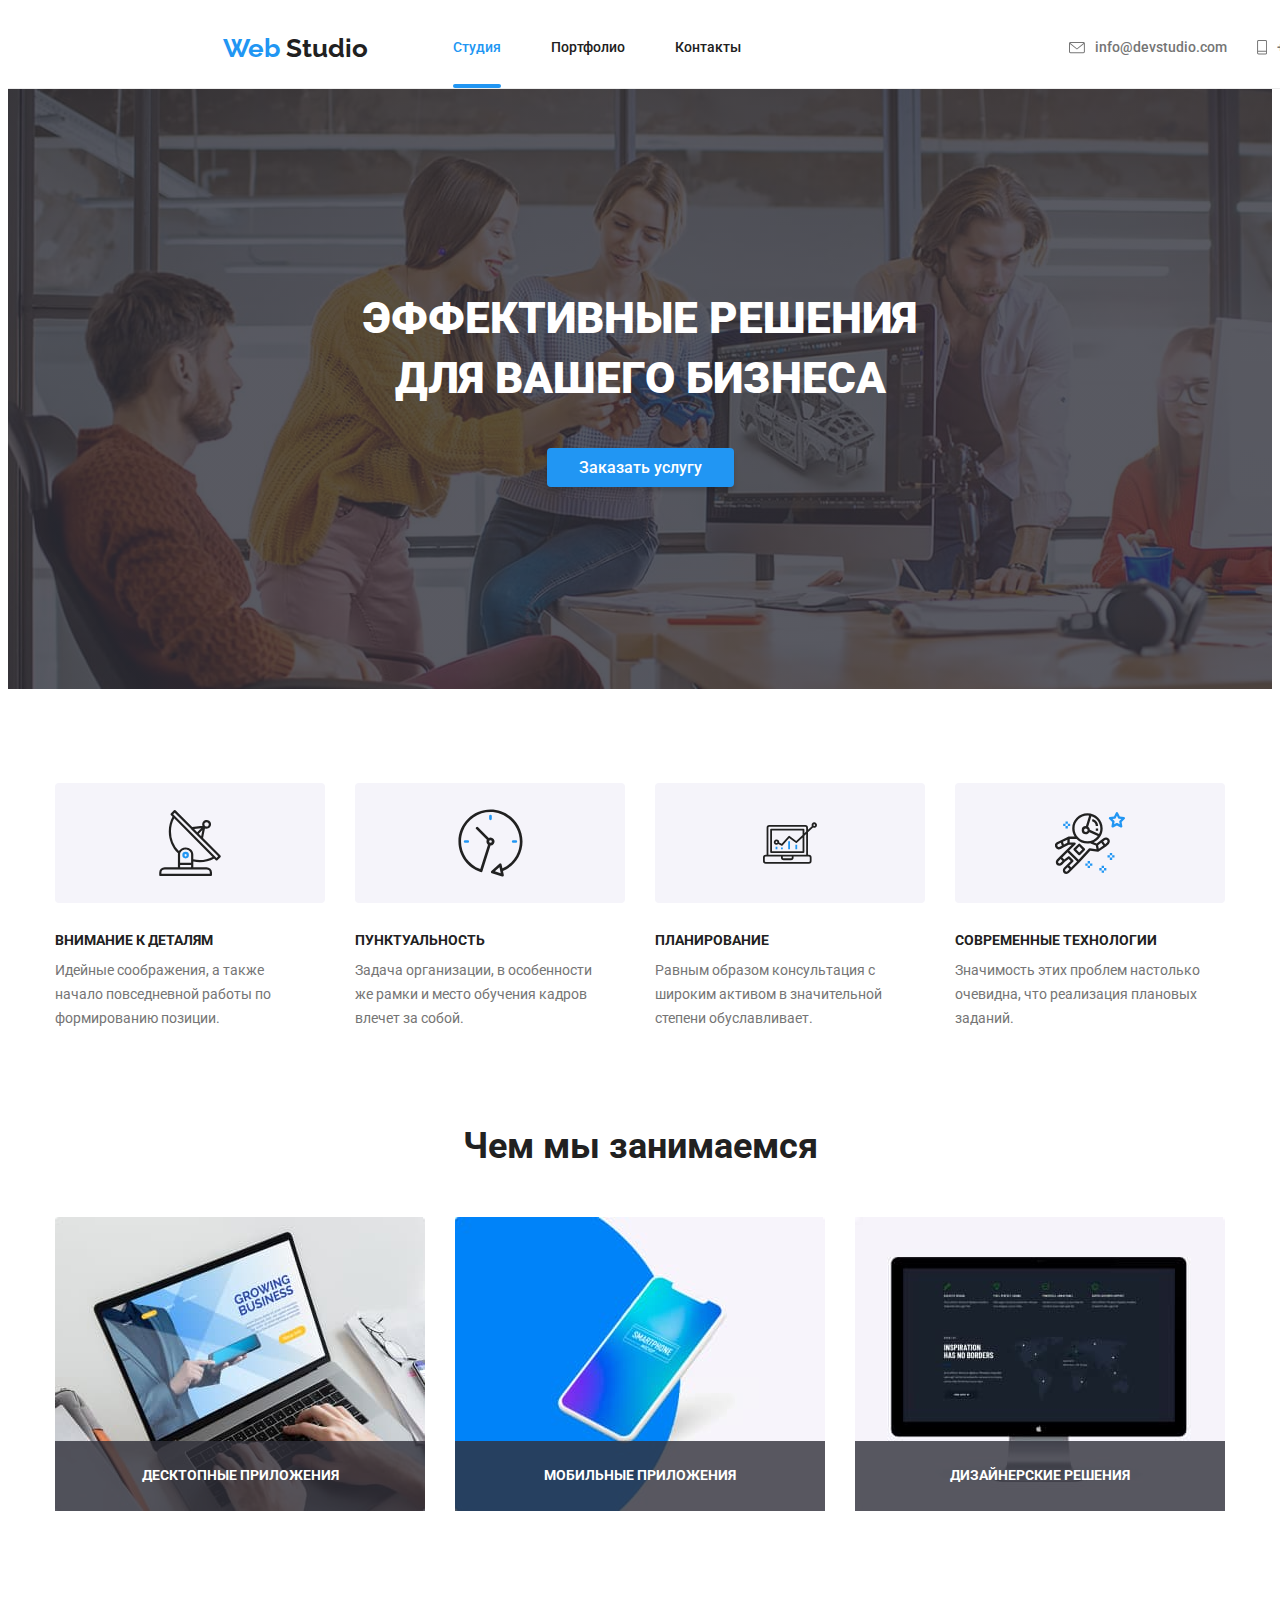
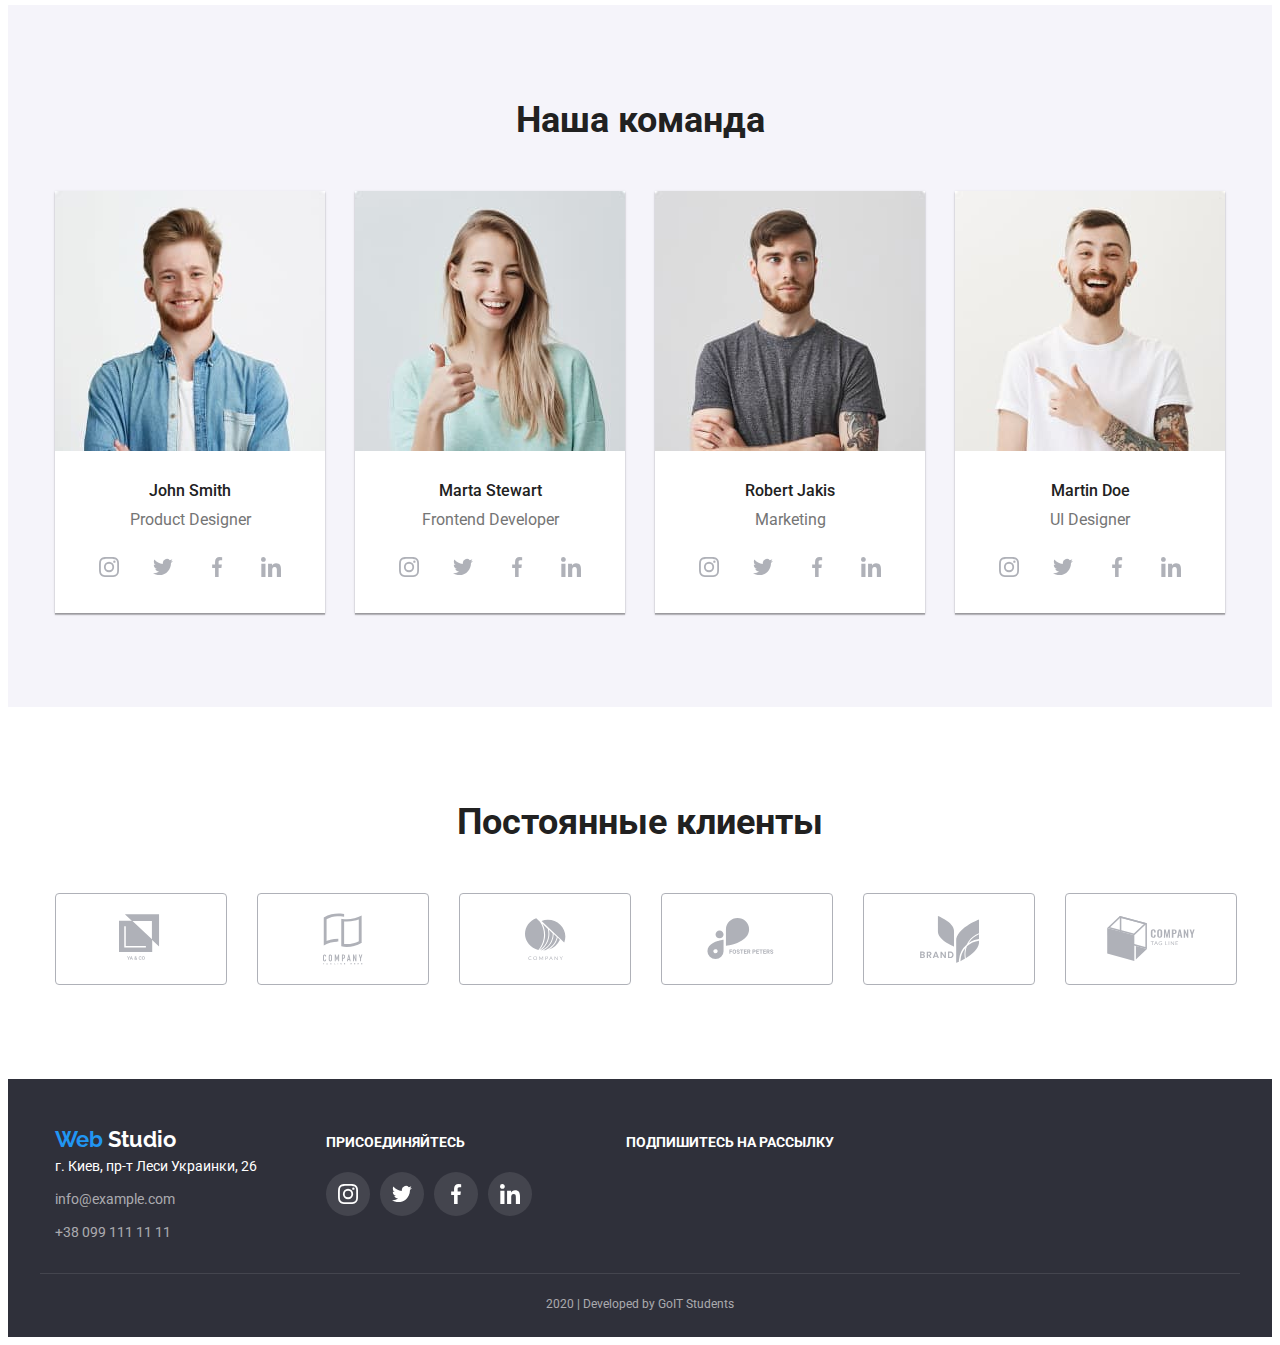
<file: index.html>
<!DOCTYPE html>
<html lang="en">
  <head>
    <meta charset="UTF-8" />
    <meta name="viewport" content="width=device-width, initial-scale=1.0" />
    <title>Document</title>
    <link
      href="https://fonts.googleapis.com/css2?family=Raleway:wght@700&family=Roboto:wght@400;500;700;900&display=swap"
      rel="stylesheet"
    />
    <link rel="stylesheet" href="./css/common.css" />
    <link rel="stylesheet" href="./css/styles.css" />
  </head>

  <body>
    <!-- Шапка сайта -->
    <header class="page-header">
      <nav class="container main-nav">
        <a href="./index.html" class="logo link"
          ><span class="logo-blue">Web</span> Studio
        </a>
        <ul class="site-nav list">
          <li class="item">
            <a href="./index.html" class="link current">Студия</a>
          </li>
          <li class="item">
            <a href="./portfolio.html" class="link">Портфолио</a>
          </li>
          <li class="item"><a href="" class="link">Контакты</a></li>
        </ul>
        <ul class="auth-nav list">
          <li class="item">
            <a href="mailto:info@devstudio.com" class="item-mail link">
              <svg class="icon-mail" width="16" height="12">
                <use href="./images/symbol-defs.svg#mail"></use>
              </svg>
              <p>info@devstudio.com</p>
            </a>
          </li>
          <li class="item">
            <a href="tel:+380961111111" class="item-mail link">
              <svg class="icon-phone" width="10" height="15">
                <use href="./images/symbol-defs.svg#phone"></use>
              </svg>
              <p>+38 096 111 11 11</p>
            </a>
          </li>
        </ul>
      </nav>
    </header>

    <main>
      <!-- Герой -->
      <section class="section hero">
        <h1 class="hero-title">
          эффективные решения <br />
          для вашего бизнеса
        </h1>
        <a href="" class="button primary link">Заказать услугу</a>
      </section>
      <!-- Привелегии -->
      <section class="section privilege">
        <div class="container privilege">
          <h2 class="section-title visually-hidden">Наши привилегии</h2>
          <ul class="features list">
            <li class="item">
              <div class="picture">
                <svg class="icon-antenna" width="66" height="70">
                  <use href="./images/symbol-defs.svg#antenna"></use>
                </svg>
              </div>
              <h3 class="title">Внимание к деталям</h3>
              <p class="text">
                Идейные соображения, а также <br />
                начало повседневной работы по формированию позиции.
              </p>
            </li>
            <li class="item">
              <div class="picture">
                <svg class="icon-clock" width="67" height="70">
                  <use href="./images/symbol-defs.svg#clock"></use>
                </svg>
              </div>
              <h3 class="title">Пунктуальность</h3>
              <p class="text">
                Задача организации, в особенности <br />
                же рамки и место обучения кадров влечет за собой.
              </p>
            </li>
            <li class="item">
              <div class="picture">
                <svg class="icon-diagram" width="70" height="54">
                  <use href="./images/symbol-defs.svg#diagram"></use>
                </svg>
              </div>
              <h3 class="title">Планирование</h3>
              <p class="text">
                Равным образом консультация с широким активом в значительной
                степени обуславливает.
              </p>
            </li>
            <li class="item">
              <div class="picture">
                <svg class="icon-astronaut" width="70" height="70">
                  <use href="./images/symbol-defs.svg#astronaut"></use>
                </svg>
              </div>
              <h3 class="title">Современные технологии</h3>
              <p class="text">
                Значимость этих проблем настолько очевидна, что реализация
                плановых заданий.
              </p>
            </li>
          </ul>
        </div>
      </section>
      <!-- Чем мы занимаемся -->
      <section class="section">
        <div class="container">
          <h2 class="section-title">Чем мы занимаемся</h2>
          <ul class="work list">
            <li class="item">
              <img class="img" src="./images/notebook.jpg" alt="" width="370" />
              <p class="text">
                Десктопные приложения
              </p>
            </li>
            <li class="item">
              <img class="img" src="./images/phone.jpg" alt="" width="370" />
              <p class="text">
                Мобильные приложения
              </p>
            </li>
            <li class="item">
              <img class="img" src="./images/pc.jpg" alt="" width="370" />
              <p class="text">
                Дизайнерские решения
              </p>
            </li>
          </ul>
        </div>
      </section>
      <!-- Команда -->
      <section class="section team">
        <div class="container team-nav">
          <h2 class="section-title">Наша команда</h2>
          <ul class="team list">
            <li class="item">
              <img class="img" src="./images/John.jpg" alt="" width="270" />
              <h3 class="title">John Smith</h3>
              <p class="text">
                Product Designer
              </p>
              <ul class="item-team list">
                <li class="sn">
                  <a href="instagram" class="element link">
                    <svg class="element-icon">
                      <use href="./images/symbol-defs.svg#instagram"></use>
                    </svg>
                  </a>
                </li>
                <li class="sn">
                  <a href="twitter" class="element link">
                    <svg class="element-icon">
                      <use href="./images/symbol-defs.svg#twitter"></use>
                    </svg>
                  </a>
                </li>
                <li class="sn">
                  <a href="facebook" class="element link">
                    <svg class="element-icon">
                      <use href="./images/symbol-defs.svg#facebook"></use>
                    </svg>
                  </a>
                </li>
                <li class="sn">
                  <a href="linkedin" class="element link">
                    <svg class="element-icon">
                      <use href="./images/symbol-defs.svg#linkedin"></use>
                    </svg>
                  </a>
                </li>
              </ul>
            </li>

            <li class="item">
              <img class="img" src="./images/Marta.jpg" alt="" width="270" />
              <h3 class="title">Marta Stewart</h3>
              <p class="text">
                Frontend Developer
              </p>
              <ul class="item-team list">
                <li class="sn">
                  <a href="instagram" class="element link">
                    <svg class="element-icon">
                      <use href="./images/symbol-defs.svg#instagram"></use>
                    </svg>
                  </a>
                </li>
                <li class="sn">
                  <a href="twitter" class="element link">
                    <svg class="element-icon">
                      <use href="./images/symbol-defs.svg#twitter"></use>
                    </svg>
                  </a>
                </li>
                <li class="sn">
                  <a href="facebook" class="element link">
                    <svg class="element-icon">
                      <use href="./images/symbol-defs.svg#facebook"></use>
                    </svg>
                  </a>
                </li>
                <li class="sn">
                  <a href="linkedin" class="element link">
                    <svg class="element-icon">
                      <use href="./images/symbol-defs.svg#linkedin"></use>
                    </svg>
                  </a>
                </li>
              </ul>
            </li>

            <li class="item">
              <img class="img" src="./images/Robert.jpg" alt="" width="270" />
              <h3 class="title">Robert Jakis</h3>
              <p class="text">
                Marketing
              </p>
              <ul class="item-team list">
                <li class="sn">
                  <a href="instagram" class="element link">
                    <svg class="element-icon">
                      <use href="./images/symbol-defs.svg#instagram"></use>
                    </svg>
                  </a>
                </li>
                <li class="sn">
                  <a href="twitter" class="element link">
                    <svg class="element-icon">
                      <use href="./images/symbol-defs.svg#twitter"></use>
                    </svg>
                  </a>
                </li>
                <li class="sn">
                  <a href="facebook" class="element link">
                    <svg class="element-icon">
                      <use href="./images/symbol-defs.svg#facebook"></use>
                    </svg>
                  </a>
                </li>
                <li class="sn">
                  <a href="linkedin" class="element link">
                    <svg class="element-icon">
                      <use href="./images/symbol-defs.svg#linkedin"></use>
                    </svg>
                  </a>
                </li>
              </ul>
            </li>

            <li class="item">
              <img class="img" src="./images/Martin.jpg" alt="" width="270" />
              <h3 class="title">Martin Doe</h3>
              <p class="text">
                UI Designer
              </p>
              <ul class="item-team list">
                <li class="sn">
                  <a href="instagram" class="element link">
                    <svg class="element-icon">
                      <use href="./images/symbol-defs.svg#instagram"></use>
                    </svg>
                  </a>
                </li>
                <li class="sn">
                  <a href="twitter" class="element link">
                    <svg class="element-icon">
                      <use href="./images/symbol-defs.svg#twitter"></use>
                    </svg>
                  </a>
                </li>
                <li class="sn">
                  <a href="facebook" class="element link">
                    <svg class="element-icon">
                      <use href="./images/symbol-defs.svg#facebook"></use>
                    </svg>
                  </a>
                </li>
                <li class="sn">
                  <a href="linkedin" class="element link">
                    <svg class="element-icon">
                      <use href="./images/symbol-defs.svg#linkedin"></use>
                    </svg>
                  </a>
                </li>
              </ul>
            </li>
          </ul>
        </div>
      </section>
      <!-- Клыенты -->
      <section class="section">
        <div class="container">
          <h2 class="client-title">Постоянные клиенты</h2>
          <ul class="client list">
            <li class="item">
              <a href="logo-1" class="client-logo link">
                <svg class="element-logo" width="44.27" height="49.23">
                  <use href="./images/symbol-defs.svg#logo-1"></use>
                </svg>
              </a>
            </li>
            <li class="item">
              <a href="logo-2" class="client-logo link">
                <svg class="element-logo" width="40" height="52">
                  <use href="./images/symbol-defs.svg#logo-2"></use>
                </svg>
              </a>
            </li>
            <li class="item">
              <a href="logo-3" class="client-logo link">
                <svg class="element-logo" width="41" height="42.6">
                  <use href="./images/symbol-defs.svg#logo-3"></use>
                </svg>
              </a>
            </li>
            <li class="item">
              <a href="logo-4" class="client-logo link">
                <svg class="element-logo" width="79.66" height="42.02">
                  <use href="./images/symbol-defs.svg#logo-4"></use>
                </svg>
              </a>
            </li>
            <li class="item">
              <a href="logo-5" class="client-logo link">
                <svg class="element-logo" width="59" height="47">
                  <use href="./images/symbol-defs.svg#logo-5"></use>
                </svg>
              </a>
            </li>
            <li class="item">
              <a href="logo-6" class="client-logo link">
                <svg class="element-logo" width="88.48" height="45.44">
                  <use href="./images/symbol-defs.svg#logo-6"></use>
                </svg>
              </a>
            </li>
          </ul>
        </div>
      </section>
    </main>

    <footer class="footer">
      <div class="container">
        <div>
          <a href="./index.html" class="logo link"
            ><span class="logo-blue">Web</span
            ><span class="logo-white"> Studio</span>
          </a>
          <address class="footer address">
            г. Киев, пр-т Леси Украинки, 26
            <p class="text">
              info@example.com
            </p>
            <p class="text">
              +38 099 111 11 11
            </p>
          </address>
        </div>

        <div class="footer-title">
          <p class="join">
            присоединяйтесь
          </p>
          <ul class="footer-main list">
            <li class="sn">
              <a href="instagram" class="element link">
                <svg class="element-icon">
                  <use href="./images/symbol-defs.svg#instagram"></use>
                </svg>
              </a>
            </li>
            <li class="sn">
              <a href="twitter" class="element link">
                <svg class="element-icon">
                  <use href="./images/symbol-defs.svg#twitter"></use>
                </svg>
              </a>
            </li>
            <li class="sn">
              <a href="facebook" class="element link">
                <svg class="element-icon">
                  <use href="./images/symbol-defs.svg#facebook"></use>
                </svg>
              </a>
            </li>
            <li class="sn">
              <a href="linkedin" class="element link">
                <svg class="element-icon">
                  <use href="./images/symbol-defs.svg#linkedin"></use>
                </svg>
              </a>
            </li>
          </ul>
        </div>

        <div class="footer subscript">
          <p class="join">
            Подпишитесь на рассылку
          </p>
        </div>
      </div>
      <div class="ps">
        <p class="text">2020 | Developed by GoIT Students</p>
      </div>
    </footer>
  </body>
</html>
</file>
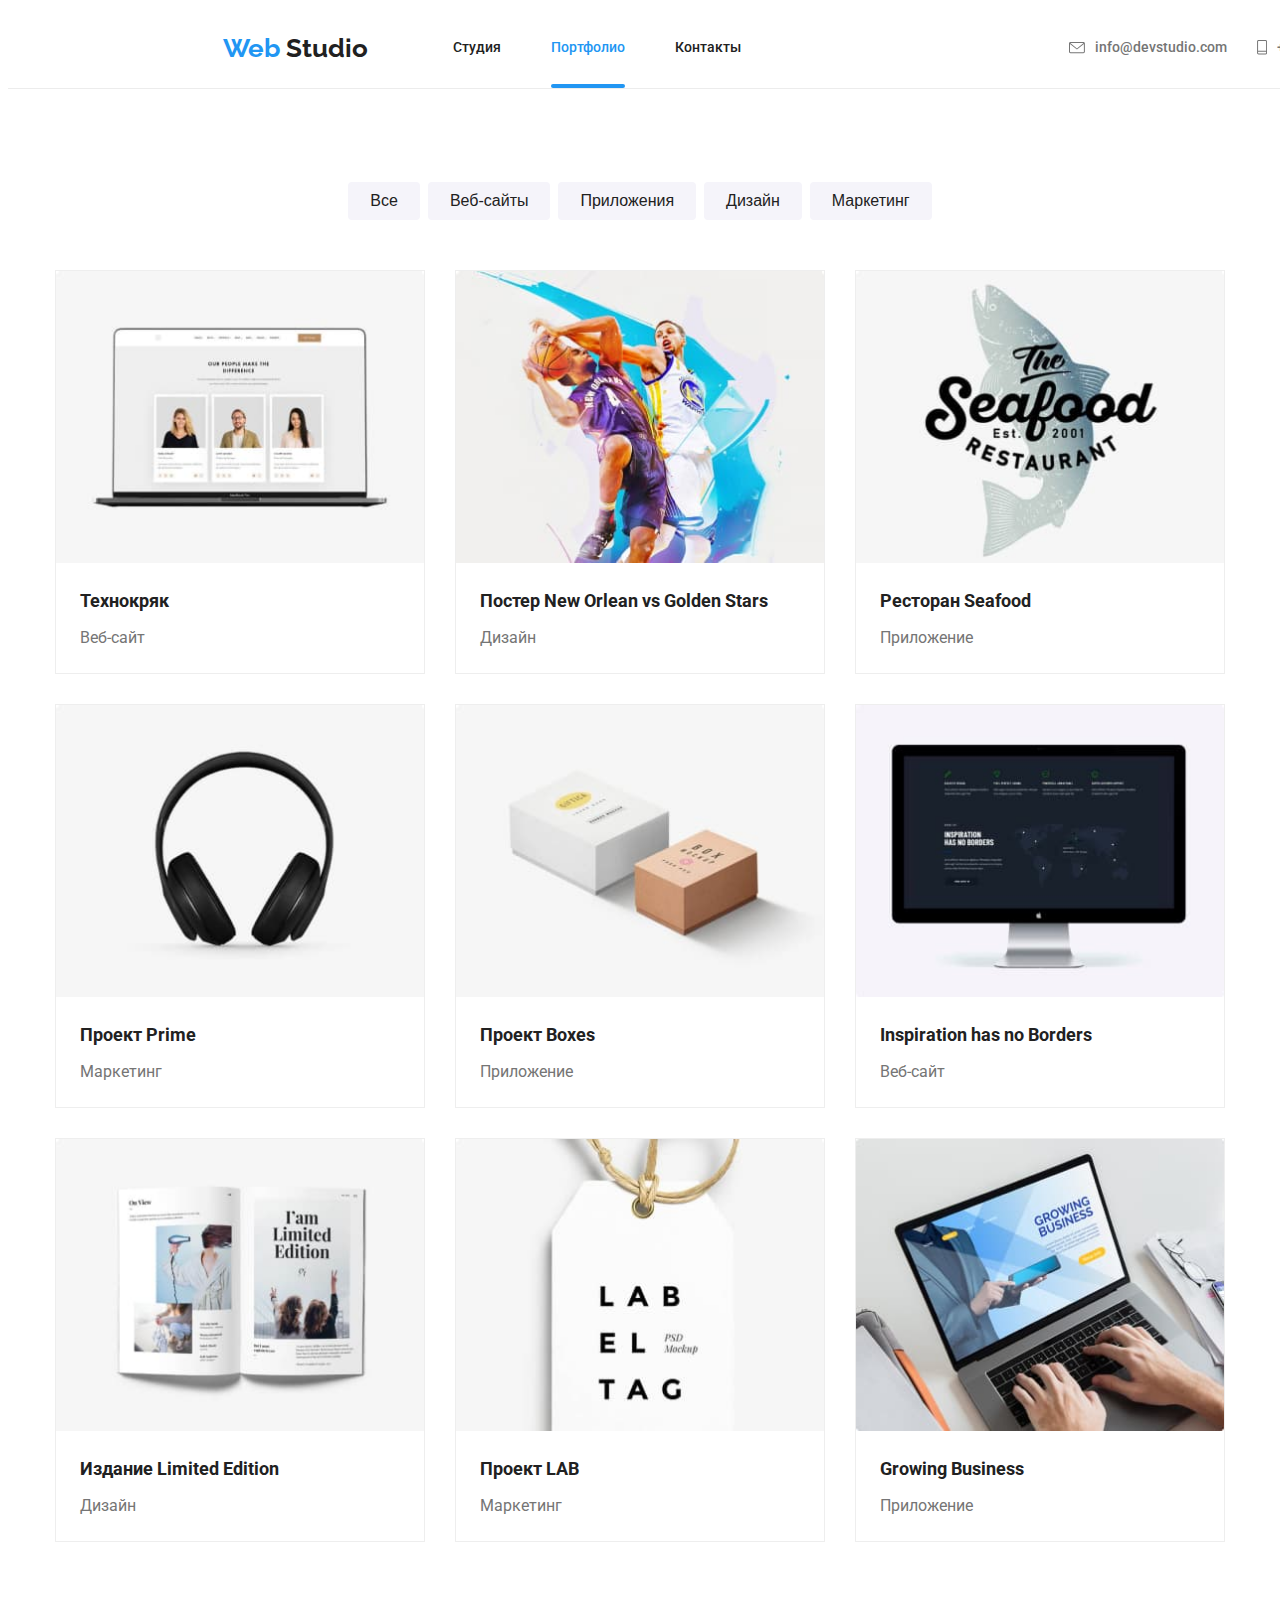
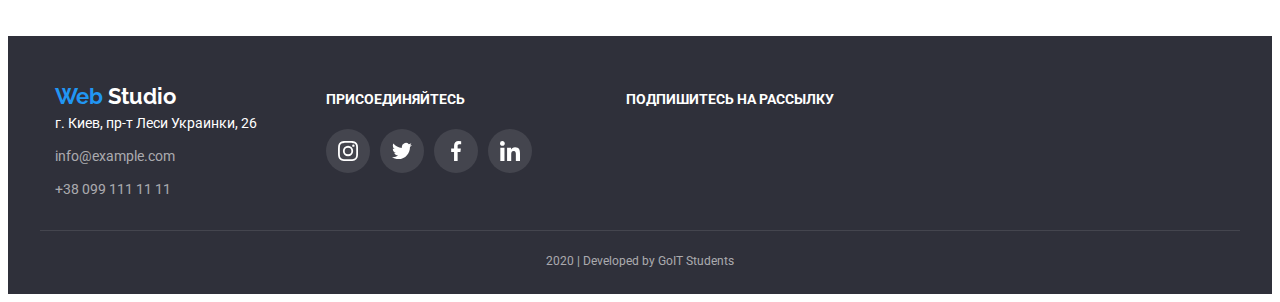
<file: portfolio.html>
<!DOCTYPE html>
<html lang="en">
  <head>
    <meta charset="UTF-8" />
    <meta name="viewport" content="width=device-width, initial-scale=1.0" />
    <title>Document</title>
    <link
      href="https://fonts.googleapis.com/css2?family=Raleway:wght@700&family=Roboto:wght@400;500;700;900&display=swap"
      rel="stylesheet"
    />
    <link rel="stylesheet" href="./css/common.css" />
    <link rel="stylesheet" href="./css/styles.css" />
  </head>
  <body>
    <!-- Шапка сайта-->
    <header class="page-header">
      <nav class="container main-nav">
        <a href="./index.html" class="logo link"
          ><span class="logo-blue">Web</span> Studio
        </a>
        <ul class="site-nav list">
          <li class="item">
            <a href="./index.html" class="link">Студия</a>
          </li>
          <li class="item">
            <a href="./portfolio.html" class="link current">Портфолио</a>
          </li>
          <li class="item"><a href="" class="link">Контакты</a></li>
        </ul>
        <ul class="auth-nav list">
          <li class="item">
            <a href="mailto:info@devstudio.com" class="item-mail link">
              <svg class="icon-mail" width="16" height="12">
                <use href="./images/symbol-defs.svg#mail"></use>
              </svg>
              <p>info@devstudio.com</p>
            </a>
          </li>
          <li class="item">
            <a href="tel:+380961111111" class="item-mail link">
              <svg class="icon-phone" width="10" height="15">
                <use href="./images/symbol-defs.svg#phone"></use>
              </svg>
              <p>+38 096 111 11 11</p>
            </a>
          </li>
        </ul>
      </nav>
    </header>

    <main>
      <section class="section portfolio">
        <div class="container">
          <h1 class="section-title visually-hidden">Портфолио</h1>
          <div class="btn">
            <button type="button" class="button">Все</button>
            <button type="button" class="button">Веб-сайты</button>
            <button type="button" class="button">Приложения</button>
            <button type="button" class="button">Дизайн</button>
            <button type="button" class="button">Маркетинг</button>
          </div>
          <div class="main list">
            <a href="" class="card link">
              <div class="elements">
                <img class="img" src="./images/img1.jpg" alt="" />
                <div class="text-before">
                  <p class="techno">
                    Технокряк это современная площадка распространения
                    коронавируса. Компании используют эту платформу для
                    цифрового шпионажа и атак на защищённые сервера конкурентов.
                  </p>
                </div>
              </div>

              <div>
                <h2 class="title">Технокряк</h2>
                <p class="text">Веб-сайт</p>
              </div>
            </a>

            <a href="" class="card link">
              <div class="elements">
                <img class="img" src="./images/img2.jpg" alt="" />
                <div class="text-before">
                  <p class="techno">
                    Технокряк это современная площадка распространения
                    коронавируса. Компании используют эту платформу для
                    цифрового шпионажа и атак на защищённые сервера конкурентов.
                  </p>
                </div>
              </div>
              <div>
                <h2 class="title">Постер New Orlean vs Golden Stars</h2>
                <p class="text">Дизайн</p>
              </div>
            </a>

            <a href="" class="card link">
              <div class="elements">
                <img class="img" src="./images/img3.jpg" alt="" />
                <div class="text-before">
                  <p class="techno">
                    Технокряк это современная площадка распространения
                    коронавируса. Компании используют эту платформу для
                    цифрового шпионажа и атак на защищённые сервера конкурентов.
                  </p>
                </div>
              </div>
              <div>
                <h2 class="title">Ресторан Seafood</h2>
                <p class="text">Приложение</p>
              </div>
            </a>

            <a href="" class="card link">
              <div class="elements">
                <img class="img" src="./images/img4.jpg" alt="" />
                <div class="text-before">
                  <p class="techno">
                    Технокряк это современная площадка распространения
                    коронавируса. Компании используют эту платформу для
                    цифрового шпионажа и атак на защищённые сервера конкурентов.
                  </p>
                </div>
              </div>
              <div>
                <h2 class="title">Проект Prime</h2>
                <p class="text">Маркетинг</p>
              </div>
            </a>

            <a href="" class="card link">
              <div class="elements">
                <img class="img" src="./images/img5.jpg" alt="" />
                <div class="text-before">
                  <p class="techno">
                    Технокряк это современная площадка распространения
                    коронавируса. Компании используют эту платформу для
                    цифрового шпионажа и атак на защищённые сервера конкурентов.
                  </p>
                </div>
              </div>
              <div>
                <h2 class="title">Проект Boxes</h2>
                <p class="text">Приложение</p>
              </div>
            </a>

            <a href="" class="card link">
              <div class="elements">
                <img class="img" src="./images/pc.jpg" alt="" />
                <div class="text-before">
                  <p class="techno">
                    Технокряк это современная площадка распространения
                    коронавируса. Компании используют эту платформу для
                    цифрового шпионажа и атак на защищённые сервера конкурентов.
                  </p>
                </div>
              </div>
              <div>
                <h2 class="title">Inspiration has no Borders</h2>
                <p class="text">Веб-сайт</p>
              </div>
            </a>

            <a href="" class="card link">
              <div class="elements">
                <img class="img" src="./images/img7.jpg" alt="" />
                <div class="text-before">
                  <p class="techno">
                    Технокряк это современная площадка распространения
                    коронавируса. Компании используют эту платформу для
                    цифрового шпионажа и атак на защищённые сервера конкурентов.
                  </p>
                </div>
              </div>
              <div>
                <h2 class="title">Издание Limited Edition</h2>
                <p class="text">Дизайн</p>
              </div>
            </a>

            <a href="" class="card link">
              <div class="elements">
                <img class="img" src="./images/img8.jpg" alt="" />
                <div class="text-before">
                  <p class="techno">
                    Технокряк это современная площадка распространения
                    коронавируса. Компании используют эту платформу для
                    цифрового шпионажа и атак на защищённые сервера конкурентов.
                  </p>
                </div>
              </div>

              <div>
                <h2 class="title">Проект LAB</h2>
                <p class="text">Маркетинг</p>
              </div>
            </a>

            <a href="" class="card link">
              <div class="elements">
                <img class="img" src="./images/notebook.jpg" alt="" />
                <div class="text-before">
                  <p class="techno">
                    Технокряк это современная площадка распространения
                    коронавируса. Компании используют эту платформу для
                    цифрового шпионажа и атак на защищённые сервера конкурентов.
                  </p>
                </div>
              </div>
              <div>
                <h2 class="title">Growing Business</h2>
                <p class="text">Приложение</p>
              </div>
            </a>
          </div>
        </div>
      </section>
    </main>

    <footer class="footer">
      <div class="container">
        <div>
          <a href="./index.html" class="logo link"
            ><span class="logo-blue">Web</span
            ><span class="logo-white"> Studio</span>
          </a>
          <address class="footer address">
            г. Киев, пр-т Леси Украинки, 26
            <p class="text">
              info@example.com
            </p>
            <p class="text">
              +38 099 111 11 11
            </p>
          </address>
        </div>

        <div class="footer-title">
          <p class="join">
            присоединяйтесь
          </p>
          <ul class="footer-main list">
            <li class="sn">
              <a href="instagram" class="element link">
                <svg class="element-icon">
                  <use href="./images/symbol-defs.svg#instagram"></use>
                </svg>
              </a>
            </li>
            <li class="sn">
              <a href="twitter" class="element link">
                <svg class="element-icon">
                  <use href="./images/symbol-defs.svg#twitter"></use>
                </svg>
              </a>
            </li>
            <li class="sn">
              <a href="facebook" class="element link">
                <svg class="element-icon">
                  <use href="./images/symbol-defs.svg#facebook"></use>
                </svg>
              </a>
            </li>
            <li class="sn">
              <a href="linkedin" class="element link">
                <svg class="element-icon">
                  <use href="./images/symbol-defs.svg#linkedin"></use>
                </svg>
              </a>
            </li>
          </ul>
        </div>

        <div class="footer subscript">
          <p class="join">
            Подпишитесь на рассылку
          </p>
        </div>
      </div>
      <div class="ps">
        <p class="text">2020 | Developed by GoIT Students</p>
      </div>
    </footer>
  </body>
</html>
</file>
<file: css/common.css>
:root {
  --primary-text-color: #757575;
  --title-text-color: #212121;
  --accent-color: #2196f3;
  --primary-white-color: #ffffff;
  --background-button-color: #f5f4fa;
  --background-color: rgba(47, 48, 58, 0.8);
  --background-footer-color: #2f303a;
}

body {
  background-color: var(--primary-white-color);
  color: var(--primary-text-color);

  font-family: Roboto, sans-serif;
  letter-spacing: 3%;
  font-size: 14px;
  line-height: 1.71;
}
.section {
  padding-top: 94px;
  padding-bottom: 94px;
}
.container {
  margin-left: auto;
  margin-right: auto;
  padding-left: 15px;
  padding-right: 15px;
  width: 1170px;
}

/* Шапка сайта */

.page-header {
  display: flex;
  margin-right: auto;
  margin-left: auto;
  border-bottom: 1px solid #ececec;
  width: 1600px;
}
.main-nav {
  display: flex;
  align-items: center;
  padding-top: 0;
  padding-bottom: 0;
}

.logo {
  color: var(--title-text-color);

  font-family: Raleway;
  font-weight: 700;
  font-size: 26px;
  line-height: 1.19;
}
.logo-blue {
  color: var(--accent-color);
}
.logo-white {
  color: var(--primary-white-color);
}
.list {
  padding: 0;
  margin: 0;
  list-style: none;
}
.link {
  text-decoration: none;
}

/* Навигация */

.site-nav {
  display: flex;
  margin-left: 85px;
}
.site-nav .item:not(:last-child) {
  margin-right: 50px;
}

.site-nav .item {
  position: relative;
}

.site-nav .link {
  display: block;
  padding-top: 32px;
  padding-bottom: 32px;

  transition: color 250ms cubic-bezier(0.4, 0, 0.2, 1);

  color: var(--title-text-color);
  font-weight: 500;
  font-size: 14px;
  line-height: 1.14;
  letter-spacing: 2%;
}

.site-nav .link:hover,
.site-nav .link:focus {
  color: var(--accent-color);
}
.link.current {
  color: var(--accent-color);
}

.link.current::after {
  content: "";

  position: absolute;
  left: 0;
  bottom: 0;
  display: block;
  width: 100%;
  height: 4px;
  background-color: var(--accent-color);
  border-radius: 2px;
}
.auth-nav {
  display: flex;
  margin-left: auto;
}
.auth-nav .item + .item {
  margin-left: 30px;
}
.item-mail {
  display: inline-flex;
  align-items: center;

  transition: color 250ms cubic-bezier(0.4, 0, 0.2, 1);

  color: var(--primary-text-color);
  font-weight: 500;
  font-size: 14px;
  line-height: 1.14;
  letter-spacing: 2%;
}

.item-mail:hover,
.item-mail:focus {
  color: var(--accent-color);
}

.icon-mail {
  margin-right: 10px;
  fill: currentColor;
}

.icon-phone {
  margin-right: 10px;
  fill: currentColor;
}

/* Футер */

.footer {
  color: var(--primary-white-color);
  background-color: var(--background-footer-color);
}

.footer .container {
  display: flex;
  padding-top: 48px;
  padding-bottom: 28px;
  border-bottom: 1px solid rgba(255, 255, 255, 0.1);
}

.footer .logo {
  margin-bottom: 10px;
  color: var(--title-text-color);

  font-family: Raleway;
  font-weight: 700;
  font-size: 22px;
  line-height: 1.18;
}

.footer .address {
  font-style: normal;
  font-weight: 400;
  font-size: 14px;
  line-height: 1.71;
}

.footer-title {
  margin-left: 69px;
  margin-bottom: 28px;

  font-weight: 700;
  font-size: 14px;
  line-height: 1.14;
}
.join {
  margin-top: 8px;
  margin-bottom: 21px;
  text-transform: uppercase;
}
.footer .element {
  display: flex;
  width: 44px;
  height: 44px;
  color: var(--primary-white-color);
  background-color: rgba(255, 255, 255, 0.1);
  border-radius: 50%;
  align-items: center;
  justify-content: center;
}

.footer .subscript {
  margin-left: 94px;

  font-weight: 700;
  font-size: 14px;
  line-height: 1.14;
}

.footer .text {
  margin-top: 9px;
  color: rgba(255, 255, 255, 0.6);
}

.footer-main {
  display: flex;
}

.ps {
  padding-top: 18px;
  padding-bottom: 21px;
  text-align: center;

  color: rgba(255, 255, 255, 0.6);
  font-size: 12px;
  line-height: 2;
}
.ps .text {
  margin-top: 0;
  margin-bottom: 0;
}
</file>
<file: css/styles.css>
/* Стили для index.html */

/* Герой */

.hero {
  /* height: 600px; */
  background-color: var(--primary-text-color);
  text-align: center;
}

.section.hero {
  margin-left: auto;
  margin-right: auto;
  padding-top: 0px;
  padding-bottom: 0;
  max-width: 1600px;
  height: 600px;
  background-image: linear-gradient(
      to right,
      rgba(47, 48, 58, 0.8),
      rgba(47, 48, 58, 0.8)
    ),
    url(../images/Hero.jpg);
}
.hero-title {
  padding-top: 200px;
  margin-top: 0;
  margin-bottom: 46px;
  color: var(--primary-white-color);

  font-weight: 900;
  font-size: 44px;
  line-height: 1.36;
  letter-spacing: 6%;
  text-align: center;
  text-transform: uppercase;
}

/* Кнопка */
.button {
  border-radius: 4px;
  text-align: center;

  background-color: var(--background-button-color);
  color: var(--title-text-color);
  transition: color 250ms cubic-bezier(0.4, 0, 0.2, 1);
  font-weight: 500;
  font-size: 16px;
  line-height: 1.63;
}
.button:hover,
.button:focus {
  background-color: var(--accent-color);
  color: var(--primary-white-color);
}
.button.primary:hover {
  background-color: #188ce8;
  box-shadow: 0px 4px 4px rgba(0, 0, 0, 0.15);
}
.button.primary {
  padding: 10px 32px;

  background-color: var(--accent-color);
  color: var(--primary-white-color);
  box-shadow: 0px 4px 4px rgba(0, 0, 0, 0.15);
  transition: backgroung-color 250ms cubic-bezier(0.4, 0, 0.2, 1);
}
.button.secondary {
  background-color: var(--primary-white-color);
  color: var(--accent-color);
}

/* Привелегии */

.privilege {
  padding-bottom: 0;
}

.picture {
  display: flex;
  align-items: center;
  justify-content: center;
  width: 270px;
  height: 120px;
  margin-bottom: 30px;
  background-color: #f5f4fa;
  border-radius: 4px;
}

.visually-hidden {
  position: absolute;
  clip: rect(1px 1px 1px 1px);
  padding: 0;
  border: 0;
  width: 1px;
  height: 1px;
  overflow: hidden;
}

.section-title {
  margin-top: 0;
  margin-bottom: 50px;
  color: var(--title-text-color);

  font-weight: 700;
  font-size: 36px;
  line-height: 1.17;
  text-align: center;
}
.features {
  display: inline-flex;
}
.features .item {
  width: 270px;
}
.features .item + .item {
  margin-left: 30px;
}
.features .title {
  margin-top: 0;
  margin-bottom: 10px;
  color: var(--title-text-color);

  font-weight: 700;
  font-size: 14px;
  line-height: 1.14;
  text-transform: uppercase;
}
.features .text {
  color: var(--primary-text-color);

  font-size: 14px;
  line-height: 1.71;
}
.text {
  margin-top: 0;
  margin-bottom: 0;
}

/* Чем мы занимаемся */

.work {
  display: flex;
}
.work .item {
  position: relative;
}
.work .item + .item {
  margin-left: 30px;
}
.work .text {
  position: absolute;
  bottom: 0;

  text-align: center;
  color: var(--primary-white-color);
  background-color: rgba(47, 48, 58, 0.8);
  padding-top: 27px;
  padding-bottom: 27px;
  width: 370px;

  font-weight: 700;
  font-size: 14px;
  line-height: 1.14;
  text-transform: uppercase;
}

/* Команда */

.section.team {
  background-color: #f5f4fa;
}

.section .team {
  display: flex;
  text-align: center;
}
.item-team {
  display: flex;
  width: 206px;
  height: 44px;
  margin-left: 32px;
  margin-bottom: 24px;
}

.team .item {
  box-sizing: border-box;
  box-shadow: 0px 2px 1px rgba(0, 0, 0, 0.2), 0px 1px 1px rgba(0, 0, 0, 0.14),
    0px 1px 3px rgba(0, 0, 0, 0.12);
  width: 270px;
  height: 422px;
  background-color: var(--primary-white-color);
}

.team .item + .item {
  margin-left: 30px;
}

.team .title {
  margin-top: 30px;
  margin-bottom: 10px;
  color: var(--title-text-color);

  font-weight: 500;
  font-size: 16px;
  line-height: 1.19;
}

.team .text {
  margin-bottom: 16px;
  color: var(--primary-text-color);

  font-weight: 400;
  font-size: 16px;
  line-height: 1.19;
}

.item .item-team {
  display: flex;
  text-align: center;
}
.element {
  display: flex;
  width: 44px;
  height: 44px;
  color: #afb1b8;
  border-radius: 50%;
  align-items: center;
  justify-content: center;

  transition: color 250ms cubic-bezier(0.4, 0, 0.2, 1),
    background-color 250ms cubic-bezier(0.4, 0, 0.2, 1);
}

.sn + .sn {
  margin-left: 10px;
}
.element-icon {
  width: 20px;
  height: 20px;
  fill: currentColor;
}
.element:hover {
  color: var(--primary-white-color);
  background-color: var(--accent-color);
}

/* Клиенты */

.client-title {
  margin-top: 0;
  margin-bottom: 50px;
  color: var(--title-text-color);

  font-weight: 700;
  font-size: 36px;
  line-height: 1.17;
  text-align: center;
}

.client {
  display: flex;
  margin-top: 0;
  margin-bottom: 0;
}

.client .item + .item {
  margin-left: 30px;
}
.client-logo {
  display: flex;
  width: 170px;
  height: 90px;
  border: 1px solid #afb1b8;
  border-radius: 4px;
  color: #afb1b8;
  background-color: var(--primary-white-color);
  align-items: center;
  justify-content: center;

  transition: color 250ms cubic-bezier(0.4, 0, 0.2, 1);
}
.element-logo {
  fill: currentColor;
}
.client-logo:hover {
  color: var(--accent-color);
  border: 1px solid #2196f3;
}

/* Стили для portfolio.html */

.section.portfolio {
  padding-top: 93px;
}

/* Фильтр */

.btn {
  display: flex;
  justify-content: center;
  margin-bottom: 50px;
}
.btn .button {
  padding: 6px 22px;
  border: 0px;
}
.btn .button + .button {
  margin-left: 8px;
}

/* Элементы */

.main {
  display: flex;
  flex-wrap: wrap;
}
.main .title {
  padding-top: 20px;
  margin: 0;
  margin-left: 24px;

  color: var(--title-text-color);
  background-color: var(--primary-white-color);

  font-weight: 700;
  font-size: 18px;
  line-height: 2;
  letter-spacing: 6%;
}
.main .text {
  margin-top: 4px;
  margin-bottom: 20px;
  margin-left: 24px;

  color: var(--primary-text-color);
  background-color: var(--primary-white-color);

  font-size: 16px;
  line-height: 1.88;
}

.card {
  position: relative;
  display: block;
  background: #ffffff;
  border: 1px solid #eeeeee;
  box-sizing: border-box;
  margin-right: 30px;
  margin-bottom: 30px;
  max-width: 370px;
  max-height: 404px;
}

.card:hover {
  border: 1px solid #eeeeee;
  box-shadow: 1px 4px 6px rgba(0, 0, 0, 0.16), 0px 4px 4px rgba(0, 0, 0, 0.06),
    0px 1px 1px rgba(0, 0, 0, 0.12);
  transition: box-shadow 250ms cubic-bezier(0.4, 0, 0.2, 1);
}

.card:hover .text-before {
  transform: translateY(0);
  opacity: 1;
}

.card:nth-child(3n) {
  margin-right: 0;
}

.card:nth-last-child(-n + 3) {
  margin-bottom: 0;
}

.img {
  display: block;
  width: 100%;
}
.elements {
  position: relative;
  overflow: hidden;
}

.text-before {
  position: absolute;
  top: 0;
  padding-top: 63px;
  padding-bottom: 63px;
  padding-left: 24px;
  padding-right: 24px;

  font-weight: 400;
  font-size: 18px;
  line-height: 1.56;
  color: var(--primary-white-color);
  background-color: rgba(33, 150, 243, 0.9);

  transform: translateY(100%);
  transition: transform 250ms cubic-bezier(0.4, 0, 0.2, 1);

  opacity: 0;
}
.techno {
  margin: 0;
}
</file>
